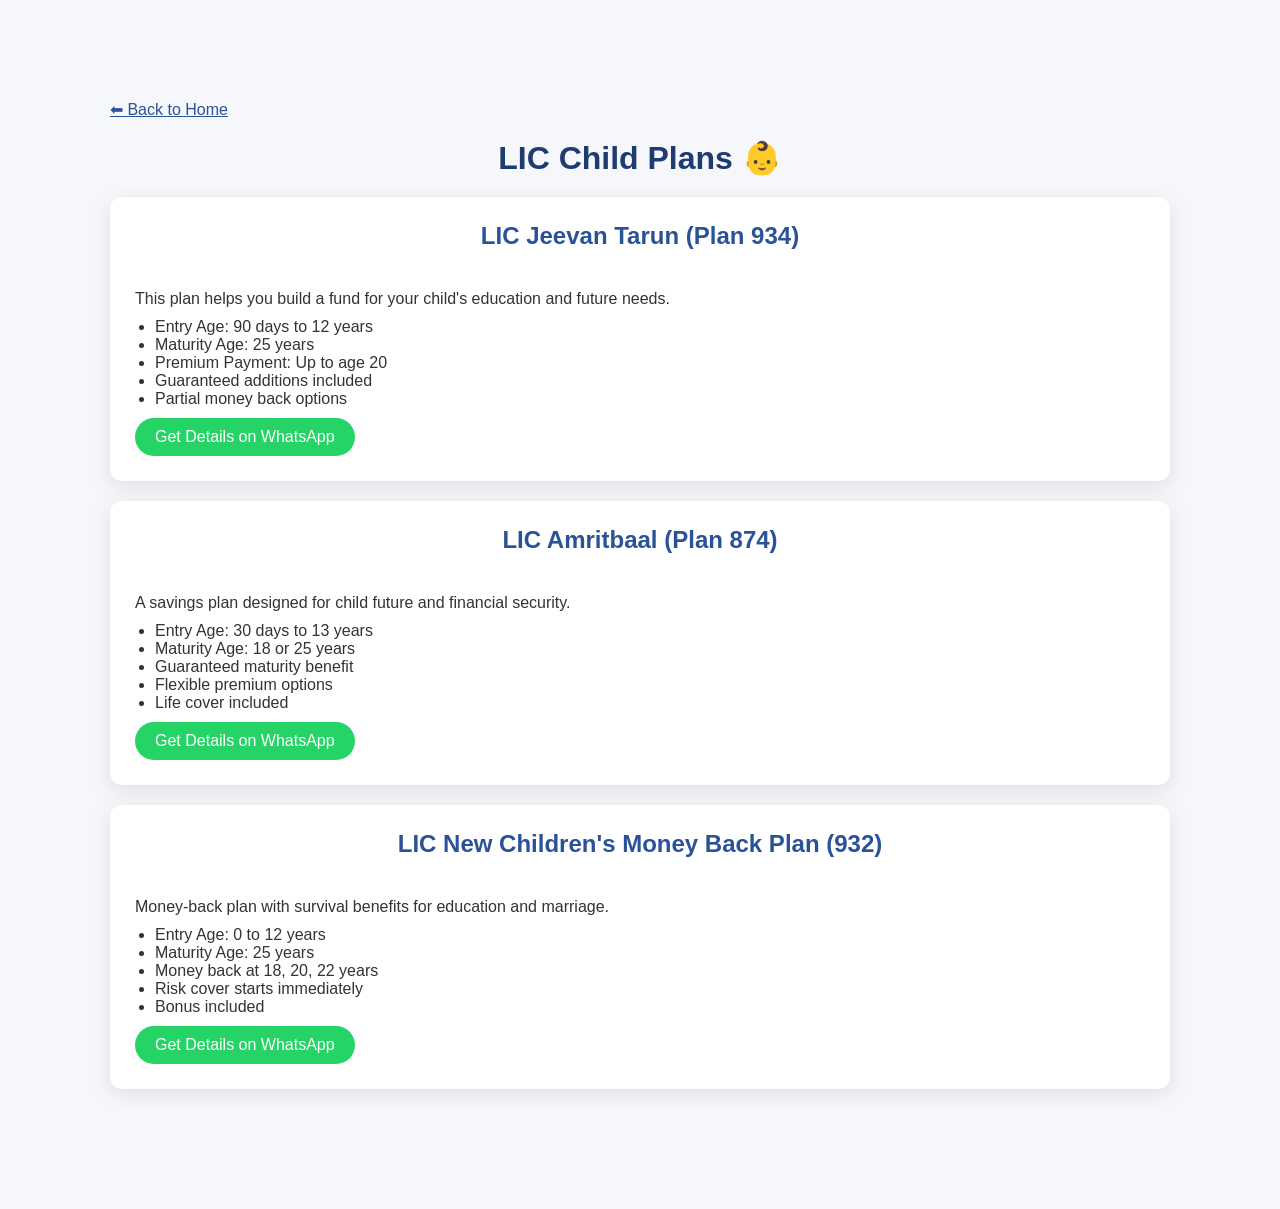
<file: child.html>
<!DOCTYPE html>

<html lang="en">
<head>
<meta charset="UTF-8">
<meta name="viewport" content="width=device-width, initial-scale=1.0">
<title>LIC Child Plans</title>

<link rel="stylesheet" href="style.css">

<style>
body {
    font-family: Arial;
    background: #f5f7fb;
}

/* PAGE */
.page {
    max-width: 1100px;
    margin: auto;
    padding: 100px 20px;
}

h1 {
    text-align: center;
    color: #1e3c72;
    margin-bottom: 20px;
}

.plan-card {
    background: white;
    padding: 25px;
    border-radius: 12px;
    margin-bottom: 20px;
    box-shadow: 0 5px 20px rgba(0,0,0,0.1);
}

.plan-card h2 {
    color: #2a5298;
}

.plan-card ul {
    margin-top: 10px;
    padding-left: 20px;
}

.whatsapp-btn {
    display: inline-block;
    margin-top: 10px;
    padding: 10px 20px;
    background: #25D366;
    color: white;
    border-radius: 20px;
    text-decoration: none;
}

/* BACK BUTTON */
.back {
    margin-bottom: 20px;
    display: inline-block;
    color: #2a5298;
}
</style>

</head>

<body>

<div class="page">

<a href="index.html" class="back">⬅ Back to Home</a>

<h1>LIC Child Plans 👶</h1>

<!-- PLAN 1 -->

<div class="plan-card">
<h2>LIC Jeevan Tarun (Plan 934)</h2>

<p>This plan helps you build a fund for your child's education and future needs.</p>

<ul>
<li>Entry Age: 90 days to 12 years</li>
<li>Maturity Age: 25 years</li>
<li>Premium Payment: Up to age 20</li>
<li>Guaranteed additions included</li>
<li>Partial money back options</li>
</ul>

<a href="https://wa.me/919415556995?text=I%20want%20Jeevan%20Tarun%20Plan" class="whatsapp-btn">
Get Details on WhatsApp
</a>
</div>

<!-- PLAN 2 -->

<div class="plan-card">
<h2>LIC Amritbaal (Plan 874)</h2>

<p>A savings plan designed for child future and financial security.</p>

<ul>
<li>Entry Age: 30 days to 13 years</li>
<li>Maturity Age: 18 or 25 years</li>
<li>Guaranteed maturity benefit</li>
<li>Flexible premium options</li>
<li>Life cover included</li>
</ul>

<a href="https://wa.me/919415556995?text=I%20want%20Amritbaal%20Plan" class="whatsapp-btn">
Get Details on WhatsApp
</a>
</div>

<!-- PLAN 3 -->

<div class="plan-card">
<h2>LIC New Children's Money Back Plan (932)</h2>

<p>Money-back plan with survival benefits for education and marriage.</p>

<ul>
<li>Entry Age: 0 to 12 years</li>
<li>Maturity Age: 25 years</li>
<li>Money back at 18, 20, 22 years</li>
<li>Risk cover starts immediately</li>
<li>Bonus included</li>
</ul>

<a href="https://wa.me/919415556995?text=I%20want%20Child%20Money%20Back%20Plan" class="whatsapp-btn">
Get Details on WhatsApp
</a>
</div>

</div>

</body>
</html>
</file>
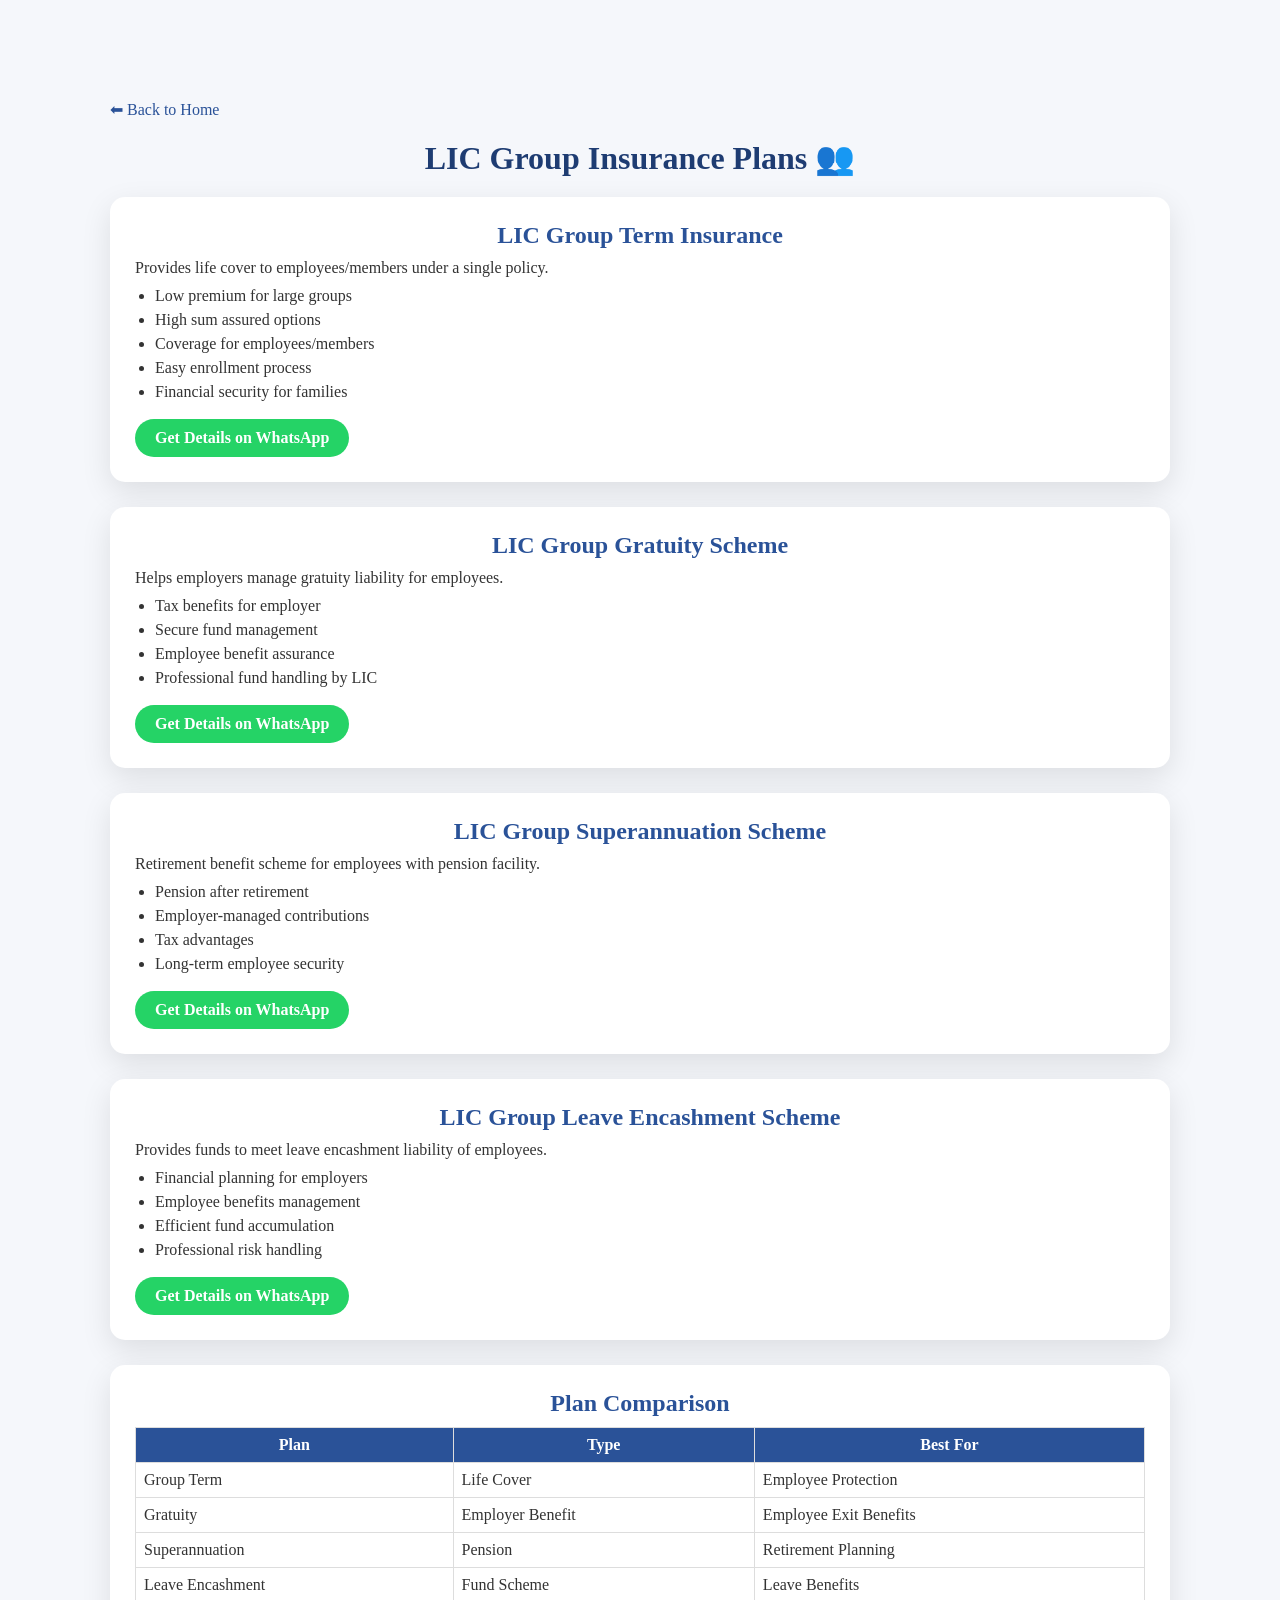
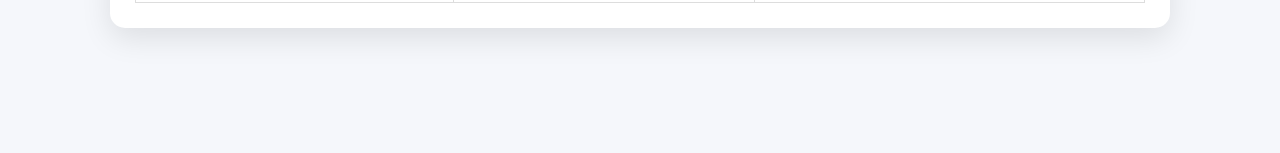
<file: Group Insurance.html>
<!DOCTYPE html>

<html lang="en">
<head>
<meta charset="UTF-8">
<meta name="viewport" content="width=device-width, initial-scale=1.0">
<title>LIC Group Insurance Plans</title>

<link rel="stylesheet" href="style.css">

<style>
body{
font-family:'Segoe UI';
background:#f5f7fb;
}

/* PAGE */
.page{
max-width:1100px;
margin:auto;
padding:100px 20px;
}

h1{
text-align:center;
color:#1e3c72;
margin-bottom:20px;
}

/* CARD */
.plan-card{
background:white;
padding:25px;
border-radius:15px;
margin-bottom:25px;
box-shadow:0 10px 30px rgba(0,0,0,0.1);
transition:0.3s;
}

.plan-card:hover{
transform:translateY(-6px);
}

.plan-card h2{
color:#2a5298;
margin-bottom:10px;
}

.plan-card ul{
margin-top:10px;
padding-left:20px;
}

.plan-card ul li{
margin-bottom:6px;
}

/* TABLE */
table{
width:100%;
border-collapse:collapse;
margin-top:10px;
}

table th, table td{
border:1px solid #ddd;
padding:8px;
}

table th{
background:#2a5298;
color:white;
}

/* BUTTON */
.whatsapp-btn{
display:inline-block;
margin-top:12px;
padding:10px 20px;
background:#25D366;
color:white;
border-radius:25px;
text-decoration:none;
font-weight:bold;
}

/* BACK */
.back{
display:inline-block;
margin-bottom:20px;
color:#2a5298;
text-decoration:none;
}
</style>

</head>

<body>

<div class="page">

<a href="index.html" class="back">⬅ Back to Home</a>

<h1>LIC Group Insurance Plans 👥</h1>

<!-- PLAN 1 -->

<div class="plan-card">
<h2>LIC Group Term Insurance</h2>

<p>Provides life cover to employees/members under a single policy.</p>

<ul>
<li>Low premium for large groups</li>
<li>High sum assured options</li>
<li>Coverage for employees/members</li>
<li>Easy enrollment process</li>
<li>Financial security for families</li>
</ul>

<a href="https://wa.me/919415556995?text=I%20want%20Group%20Term%20Insurance" class="whatsapp-btn">
Get Details on WhatsApp
</a>
</div>

<!-- PLAN 2 -->

<div class="plan-card">
<h2>LIC Group Gratuity Scheme</h2>

<p>Helps employers manage gratuity liability for employees.</p>

<ul>
<li>Tax benefits for employer</li>
<li>Secure fund management</li>
<li>Employee benefit assurance</li>
<li>Professional fund handling by LIC</li>
</ul>

<a href="https://wa.me/919415556995?text=I%20want%20Group%20Gratuity%20Scheme" class="whatsapp-btn">
Get Details on WhatsApp
</a>
</div>

<!-- PLAN 3 -->

<div class="plan-card">
<h2>LIC Group Superannuation Scheme</h2>

<p>Retirement benefit scheme for employees with pension facility.</p>

<ul>
<li>Pension after retirement</li>
<li>Employer-managed contributions</li>
<li>Tax advantages</li>
<li>Long-term employee security</li>
</ul>

<a href="https://wa.me/919415556995?text=I%20want%20Group%20Superannuation" class="whatsapp-btn">
Get Details on WhatsApp
</a>
</div>

<!-- PLAN 4 -->

<div class="plan-card">
<h2>LIC Group Leave Encashment Scheme</h2>

<p>Provides funds to meet leave encashment liability of employees.</p>

<ul>
<li>Financial planning for employers</li>
<li>Employee benefits management</li>
<li>Efficient fund accumulation</li>
<li>Professional risk handling</li>
</ul>

<a href="https://wa.me/919415556995?text=I%20want%20Leave%20Encashment%20Scheme" class="whatsapp-btn">
Get Details on WhatsApp
</a>
</div>

<!-- TABLE -->

<div class="plan-card">
<h2>Plan Comparison</h2>

<table>
<tr>
<th>Plan</th>
<th>Type</th>
<th>Best For</th>
</tr>

<tr>
<td>Group Term</td>
<td>Life Cover</td>
<td>Employee Protection</td>
</tr>

<tr>
<td>Gratuity</td>
<td>Employer Benefit</td>
<td>Employee Exit Benefits</td>
</tr>

<tr>
<td>Superannuation</td>
<td>Pension</td>
<td>Retirement Planning</td>
</tr>

<tr>
<td>Leave Encashment</td>
<td>Fund Scheme</td>
<td>Leave Benefits</td>
</tr>

</table>
</div>

</div>

</body>
</html>
</file>
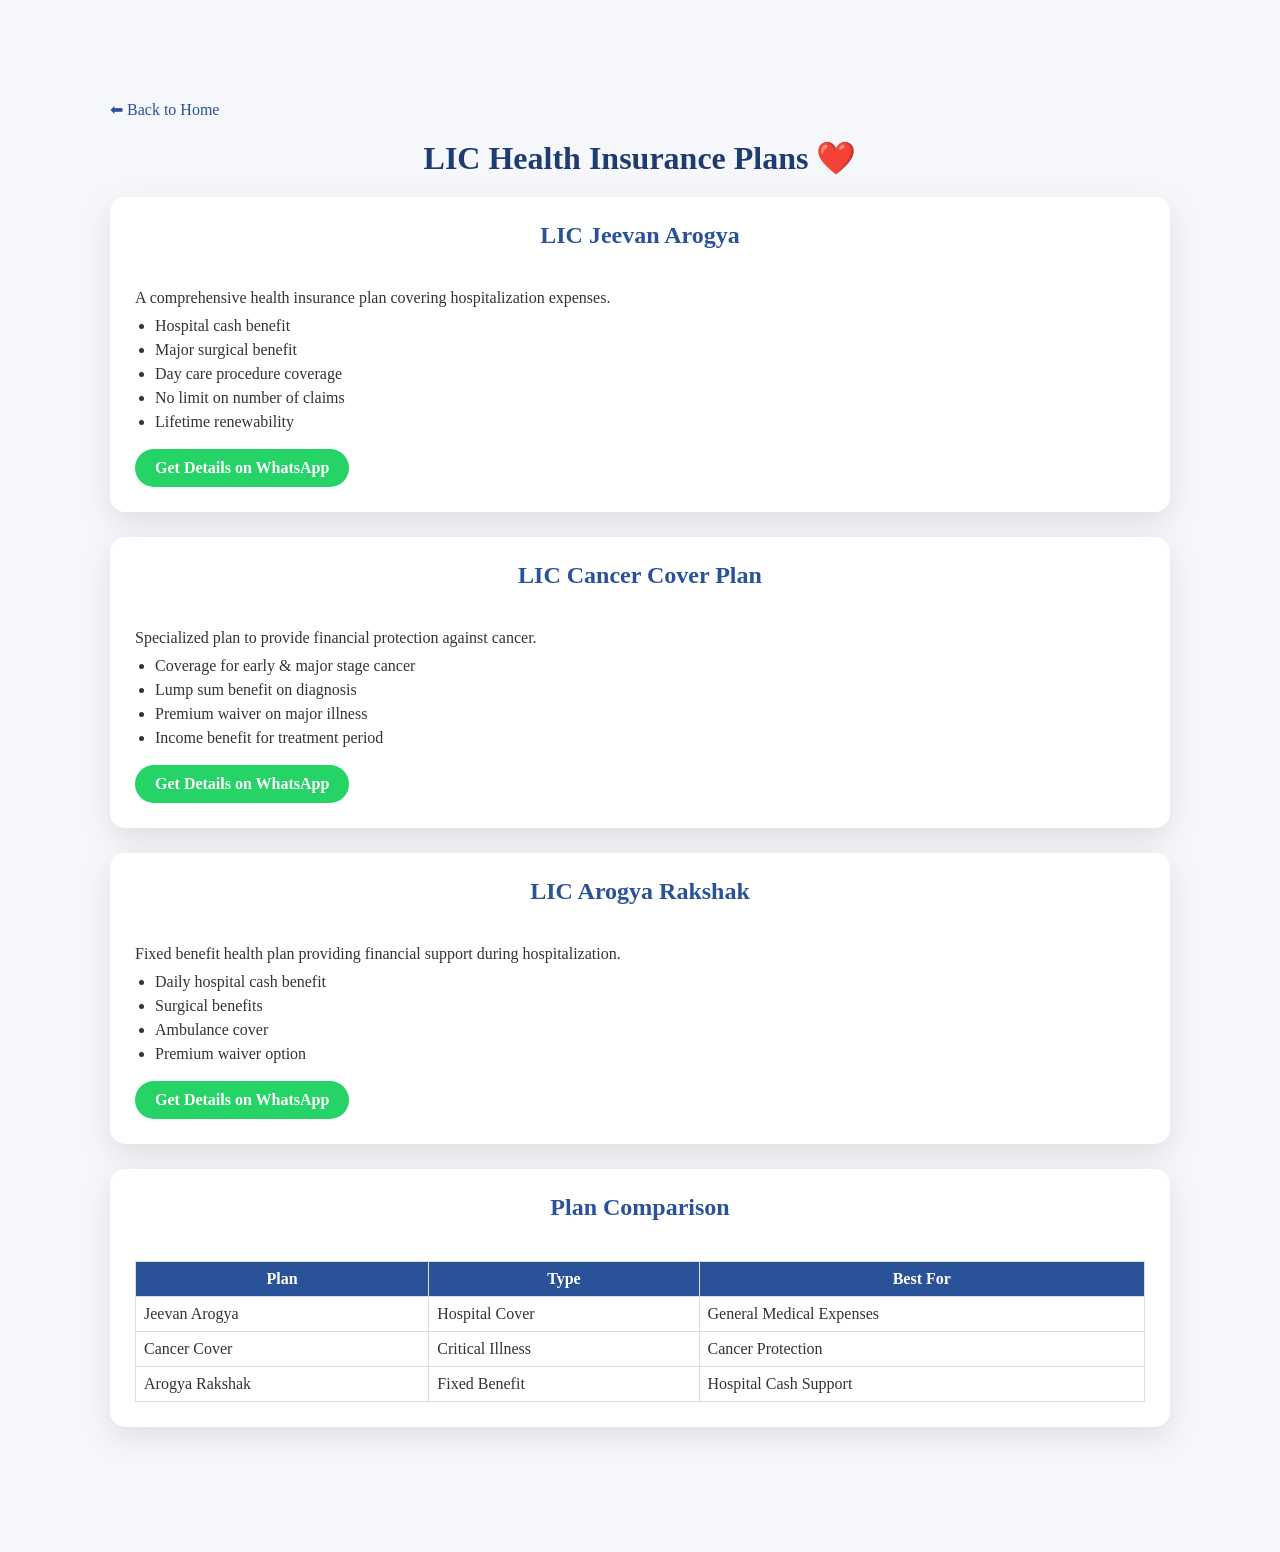
<file: health.html>
<!DOCTYPE html>

<html lang="en">
<head>
<meta charset="UTF-8">
<meta name="viewport" content="width=device-width, initial-scale=1.0">
<title>LIC Health Insurance Plans</title>

<link rel="stylesheet" href="style.css">

<style>
body{
font-family:'Segoe UI';
background:#f5f7fb;
}

/* PAGE */
.page{
max-width:1100px;
margin:auto;
padding:100px 20px;
}

h1{
text-align:center;
color:#1e3c72;
margin-bottom:20px;
}

/* CARD */
.plan-card{
background:white;
padding:25px;
border-radius:15px;
margin-bottom:25px;
box-shadow:0 10px 30px rgba(0,0,0,0.1);
transition:0.3s;
}

.plan-card:hover{
transform:translateY(-5px);
}

.plan-card h2{
color:#2a5298;
}

.plan-card ul{
margin-top:10px;
padding-left:20px;
}

.plan-card ul li{
margin-bottom:6px;
}

/* TABLE */
table{
width:100%;
border-collapse:collapse;
margin-top:10px;
}

table th, table td{
border:1px solid #ddd;
padding:8px;
}

table th{
background:#2a5298;
color:white;
}

/* BUTTON */
.whatsapp-btn{
display:inline-block;
margin-top:12px;
padding:10px 20px;
background:#25D366;
color:white;
border-radius:25px;
text-decoration:none;
font-weight:bold;
}

/* BACK */
.back{
display:inline-block;
margin-bottom:20px;
color:#2a5298;
text-decoration:none;
}
</style>

</head>

<body>

<div class="page">

<a href="index.html" class="back">⬅ Back to Home</a>

<h1>LIC Health Insurance Plans ❤️</h1>

<!-- PLAN 1 -->

<div class="plan-card">
<h2>LIC Jeevan Arogya</h2>

<p>A comprehensive health insurance plan covering hospitalization expenses.</p>

<ul>
<li>Hospital cash benefit</li>
<li>Major surgical benefit</li>
<li>Day care procedure coverage</li>
<li>No limit on number of claims</li>
<li>Lifetime renewability</li>
</ul>

<a href="https://wa.me/919415556995?text=I%20want%20LIC%20Jeevan%20Arogya" class="whatsapp-btn">
Get Details on WhatsApp
</a>
</div>

<!-- PLAN 2 -->

<div class="plan-card">
<h2>LIC Cancer Cover Plan</h2>

<p>Specialized plan to provide financial protection against cancer.</p>

<ul>
<li>Coverage for early & major stage cancer</li>
<li>Lump sum benefit on diagnosis</li>
<li>Premium waiver on major illness</li>
<li>Income benefit for treatment period</li>
</ul>

<a href="https://wa.me/919415556995?text=I%20want%20Cancer%20Cover%20Plan" class="whatsapp-btn">
Get Details on WhatsApp
</a>
</div>

<!-- PLAN 3 -->

<div class="plan-card">
<h2>LIC Arogya Rakshak</h2>

<p>Fixed benefit health plan providing financial support during hospitalization.</p>

<ul>
<li>Daily hospital cash benefit</li>
<li>Surgical benefits</li>
<li>Ambulance cover</li>
<li>Premium waiver option</li>
</ul>

<a href="https://wa.me/919415556995?text=I%20want%20Arogya%20Rakshak%20Plan" class="whatsapp-btn">
Get Details on WhatsApp
</a>
</div>

<!-- TABLE -->

<div class="plan-card">
<h2>Plan Comparison</h2>

<table>
<tr>
<th>Plan</th>
<th>Type</th>
<th>Best For</th>
</tr>

<tr>
<td>Jeevan Arogya</td>
<td>Hospital Cover</td>
<td>General Medical Expenses</td>
</tr>

<tr>
<td>Cancer Cover</td>
<td>Critical Illness</td>
<td>Cancer Protection</td>
</tr>

<tr>
<td>Arogya Rakshak</td>
<td>Fixed Benefit</td>
<td>Hospital Cash Support</td>
</tr>

</table>
</div>

</div>

</body>
</html>
</file>
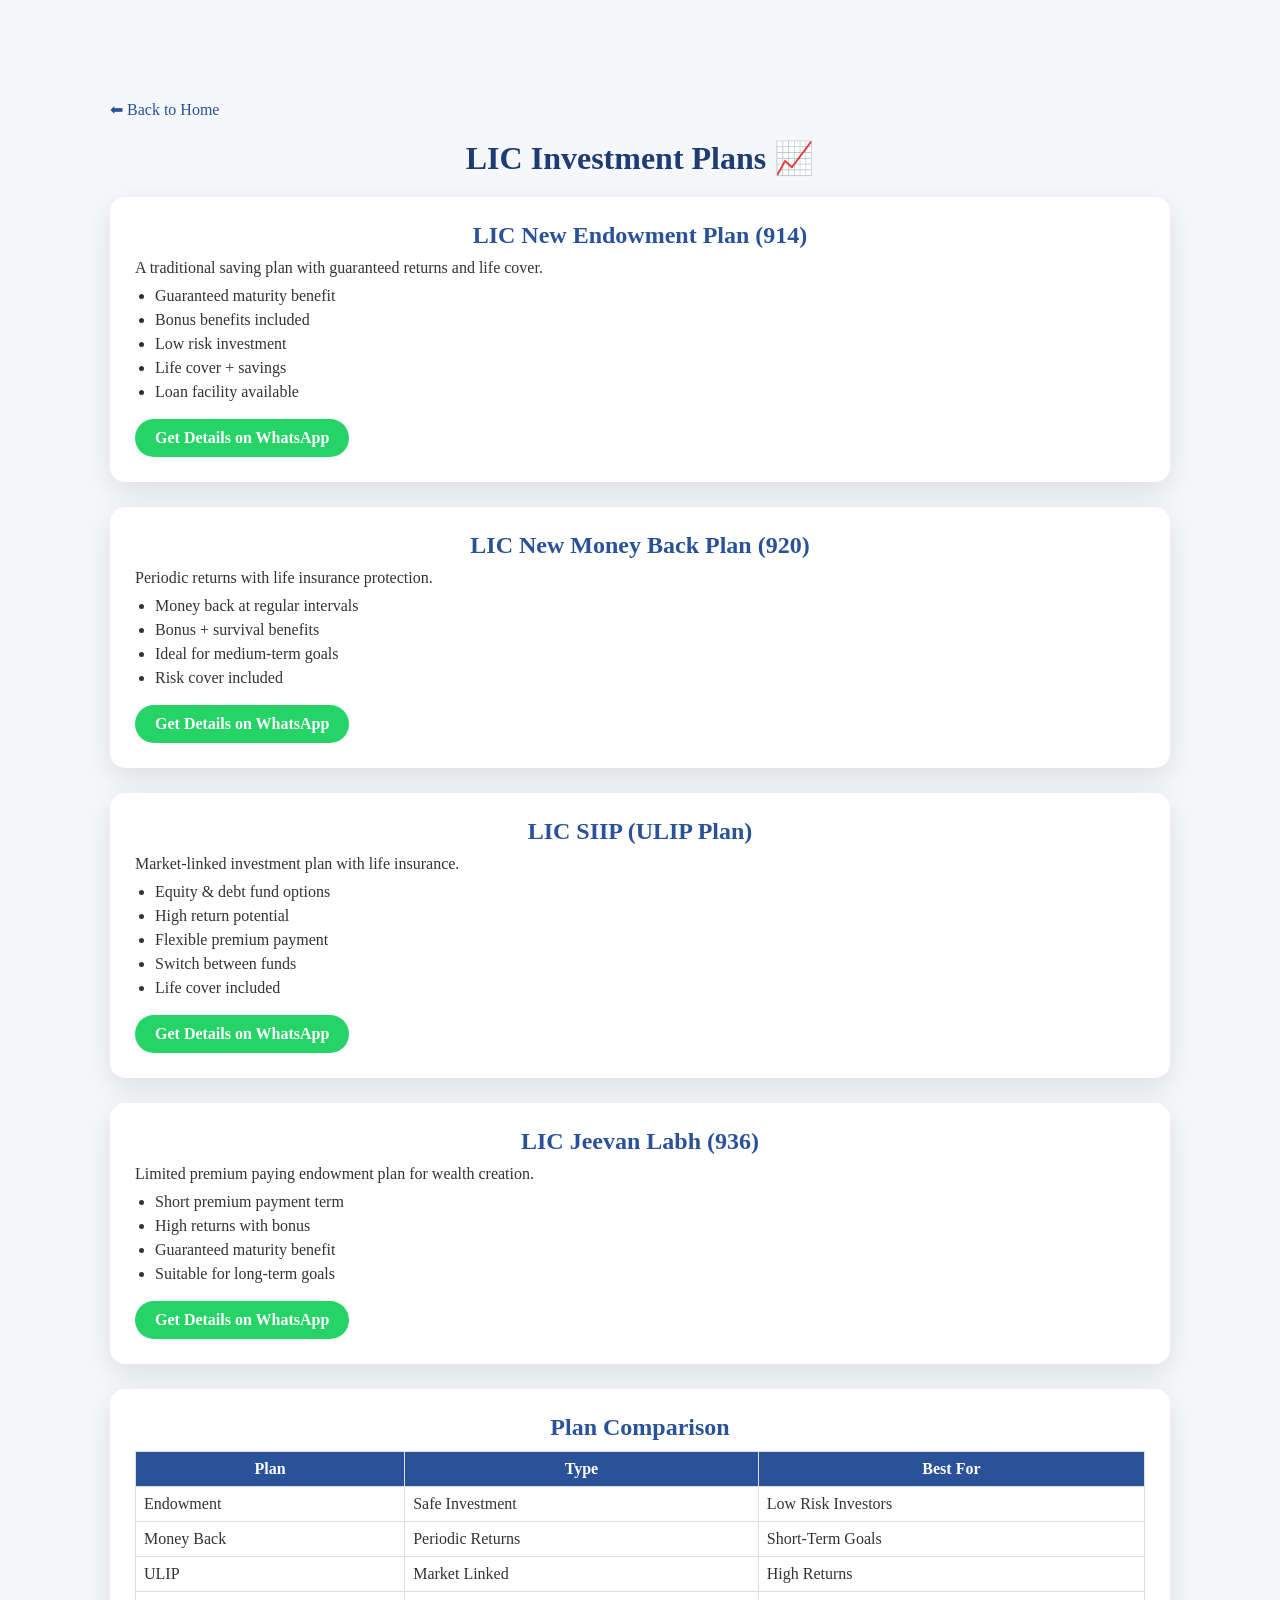
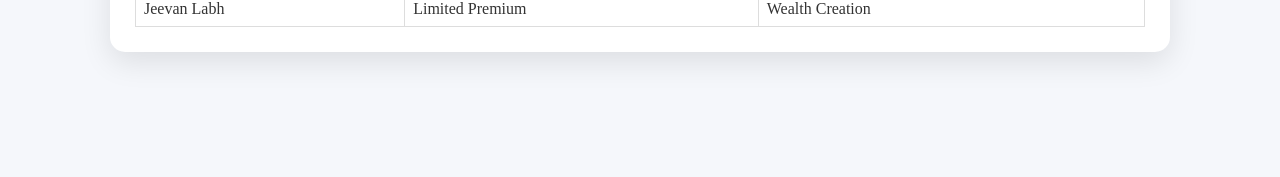
<file: Investment Plans.html>
<!DOCTYPE html>

<html lang="en">
<head>
<meta charset="UTF-8">
<meta name="viewport" content="width=device-width, initial-scale=1.0">
<title>LIC Investment Plans</title>

<link rel="stylesheet" href="style.css">

<style>
body{
font-family:'Segoe UI';
background:#f5f7fb;
}

/* PAGE */
.page{
max-width:1100px;
margin:auto;
padding:100px 20px;
}

h1{
text-align:center;
color:#1e3c72;
margin-bottom:20px;
}

/* CARD */
.plan-card{
background:white;
padding:25px;
border-radius:15px;
margin-bottom:25px;
box-shadow:0 10px 30px rgba(0,0,0,0.1);
transition:0.3s;
}

.plan-card:hover{
transform:translateY(-6px);
}

.plan-card h2{
color:#2a5298;
margin-bottom:10px;
}

.plan-card ul{
margin-top:10px;
padding-left:20px;
}

.plan-card ul li{
margin-bottom:6px;
}

/* TABLE */
table{
width:100%;
border-collapse:collapse;
margin-top:10px;
}

table th, table td{
border:1px solid #ddd;
padding:8px;
}

table th{
background:#2a5298;
color:white;
}

/* BUTTON */
.whatsapp-btn{
display:inline-block;
margin-top:12px;
padding:10px 20px;
background:#25D366;
color:white;
border-radius:25px;
text-decoration:none;
font-weight:bold;
}

/* BACK */
.back{
display:inline-block;
margin-bottom:20px;
color:#2a5298;
text-decoration:none;
}
</style>

</head>

<body>

<div class="page">

<a href="index.html" class="back">⬅ Back to Home</a>

<h1>LIC Investment Plans 📈</h1>

<!-- PLAN 1 -->

<div class="plan-card">
<h2>LIC New Endowment Plan (914)</h2>

<p>A traditional saving plan with guaranteed returns and life cover.</p>

<ul>
<li>Guaranteed maturity benefit</li>
<li>Bonus benefits included</li>
<li>Low risk investment</li>
<li>Life cover + savings</li>
<li>Loan facility available</li>
</ul>

<a href="https://wa.me/919415556995?text=I%20want%20Endowment%20Plan" class="whatsapp-btn">
Get Details on WhatsApp
</a>
</div>

<!-- PLAN 2 -->

<div class="plan-card">
<h2>LIC New Money Back Plan (920)</h2>

<p>Periodic returns with life insurance protection.</p>

<ul>
<li>Money back at regular intervals</li>
<li>Bonus + survival benefits</li>
<li>Ideal for medium-term goals</li>
<li>Risk cover included</li>
</ul>

<a href="https://wa.me/919415556995?text=I%20want%20Money%20Back%20Plan" class="whatsapp-btn">
Get Details on WhatsApp
</a>
</div>

<!-- PLAN 3 -->

<div class="plan-card">
<h2>LIC SIIP (ULIP Plan)</h2>

<p>Market-linked investment plan with life insurance.</p>

<ul>
<li>Equity & debt fund options</li>
<li>High return potential</li>
<li>Flexible premium payment</li>
<li>Switch between funds</li>
<li>Life cover included</li>
</ul>

<a href="https://wa.me/919415556995?text=I%20want%20ULIP%20Plan" class="whatsapp-btn">
Get Details on WhatsApp
</a>
</div>

<!-- PLAN 4 -->

<div class="plan-card">
<h2>LIC Jeevan Labh (936)</h2>

<p>Limited premium paying endowment plan for wealth creation.</p>

<ul>
<li>Short premium payment term</li>
<li>High returns with bonus</li>
<li>Guaranteed maturity benefit</li>
<li>Suitable for long-term goals</li>
</ul>

<a href="https://wa.me/919415556995?text=I%20want%20Jeevan%20Labh" class="whatsapp-btn">
Get Details on WhatsApp
</a>
</div>

<!-- TABLE -->

<div class="plan-card">
<h2>Plan Comparison</h2>

<table>
<tr>
<th>Plan</th>
<th>Type</th>
<th>Best For</th>
</tr>

<tr>
<td>Endowment</td>
<td>Safe Investment</td>
<td>Low Risk Investors</td>
</tr>

<tr>
<td>Money Back</td>
<td>Periodic Returns</td>
<td>Short-Term Goals</td>
</tr>

<tr>
<td>ULIP</td>
<td>Market Linked</td>
<td>High Returns</td>
</tr>

<tr>
<td>Jeevan Labh</td>
<td>Limited Premium</td>
<td>Wealth Creation</td>
</tr>

</table>
</div>

</div>

</body>
</html>
</file>
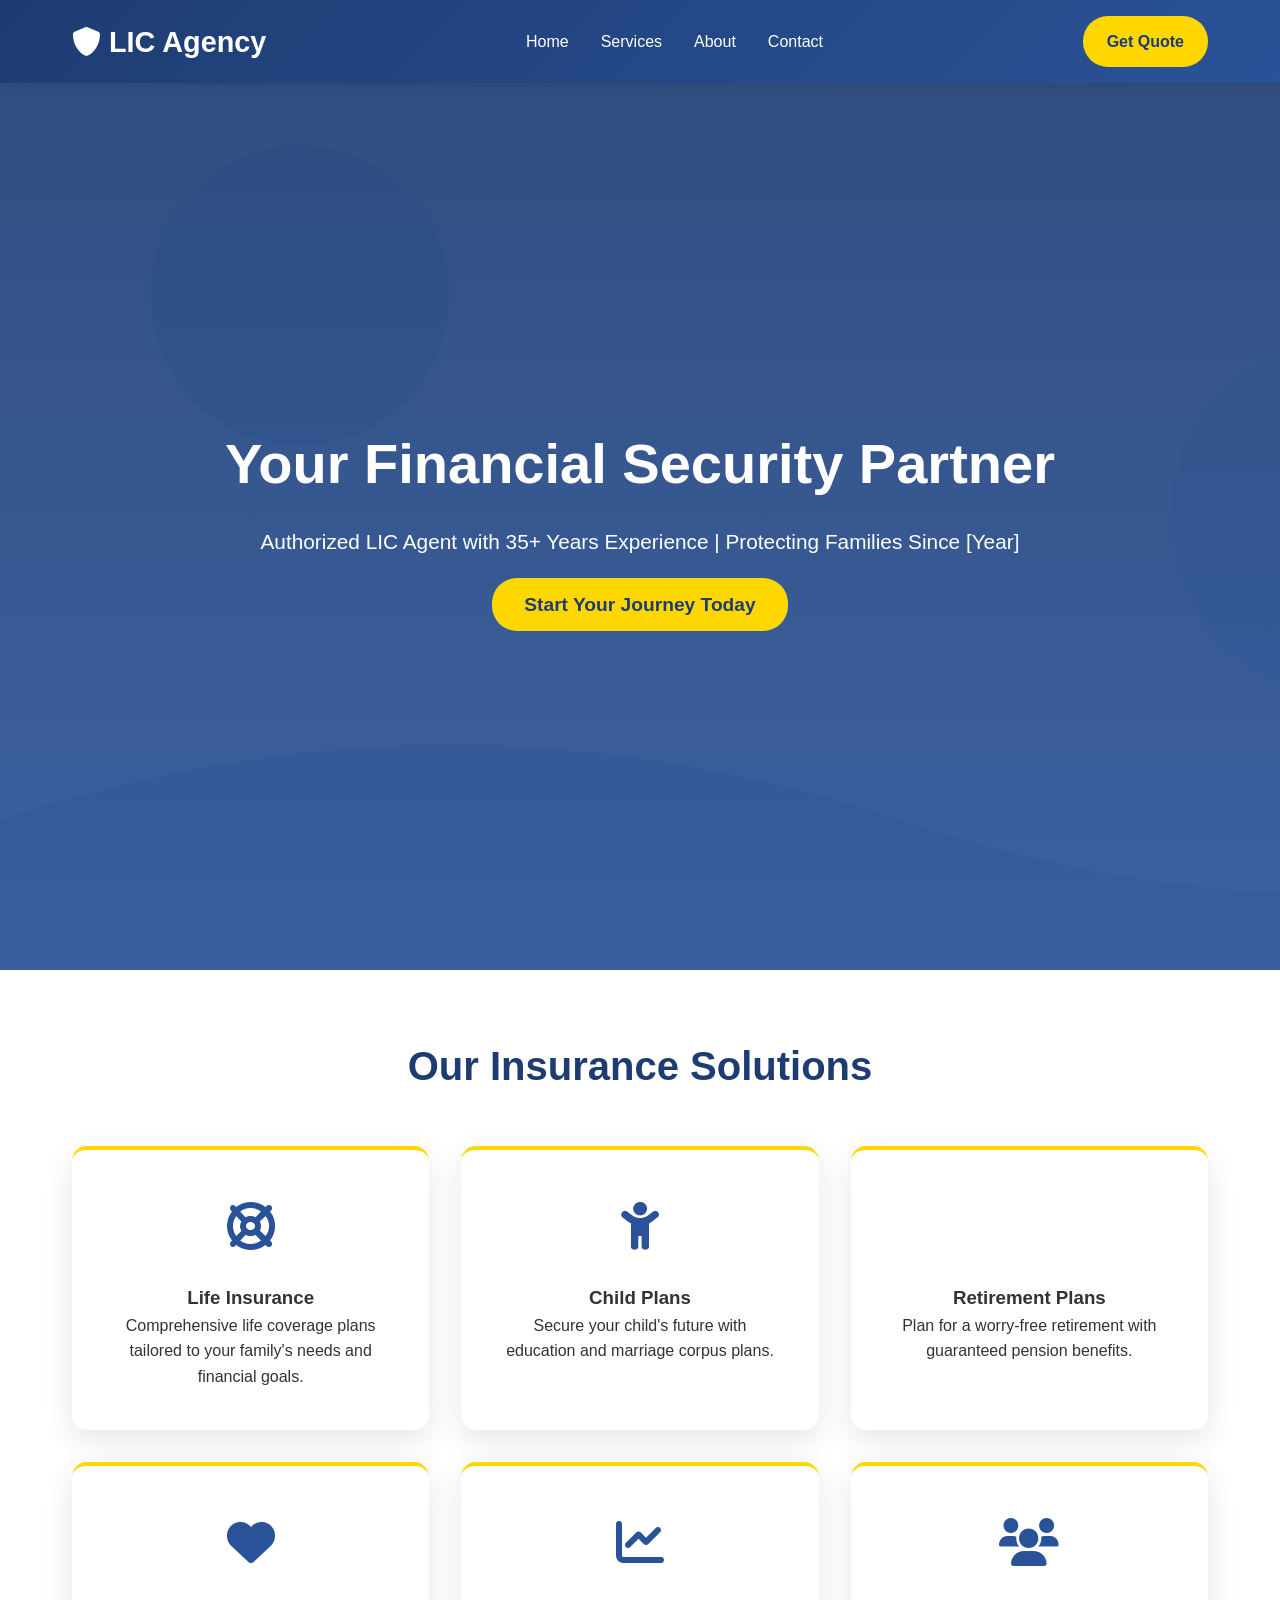
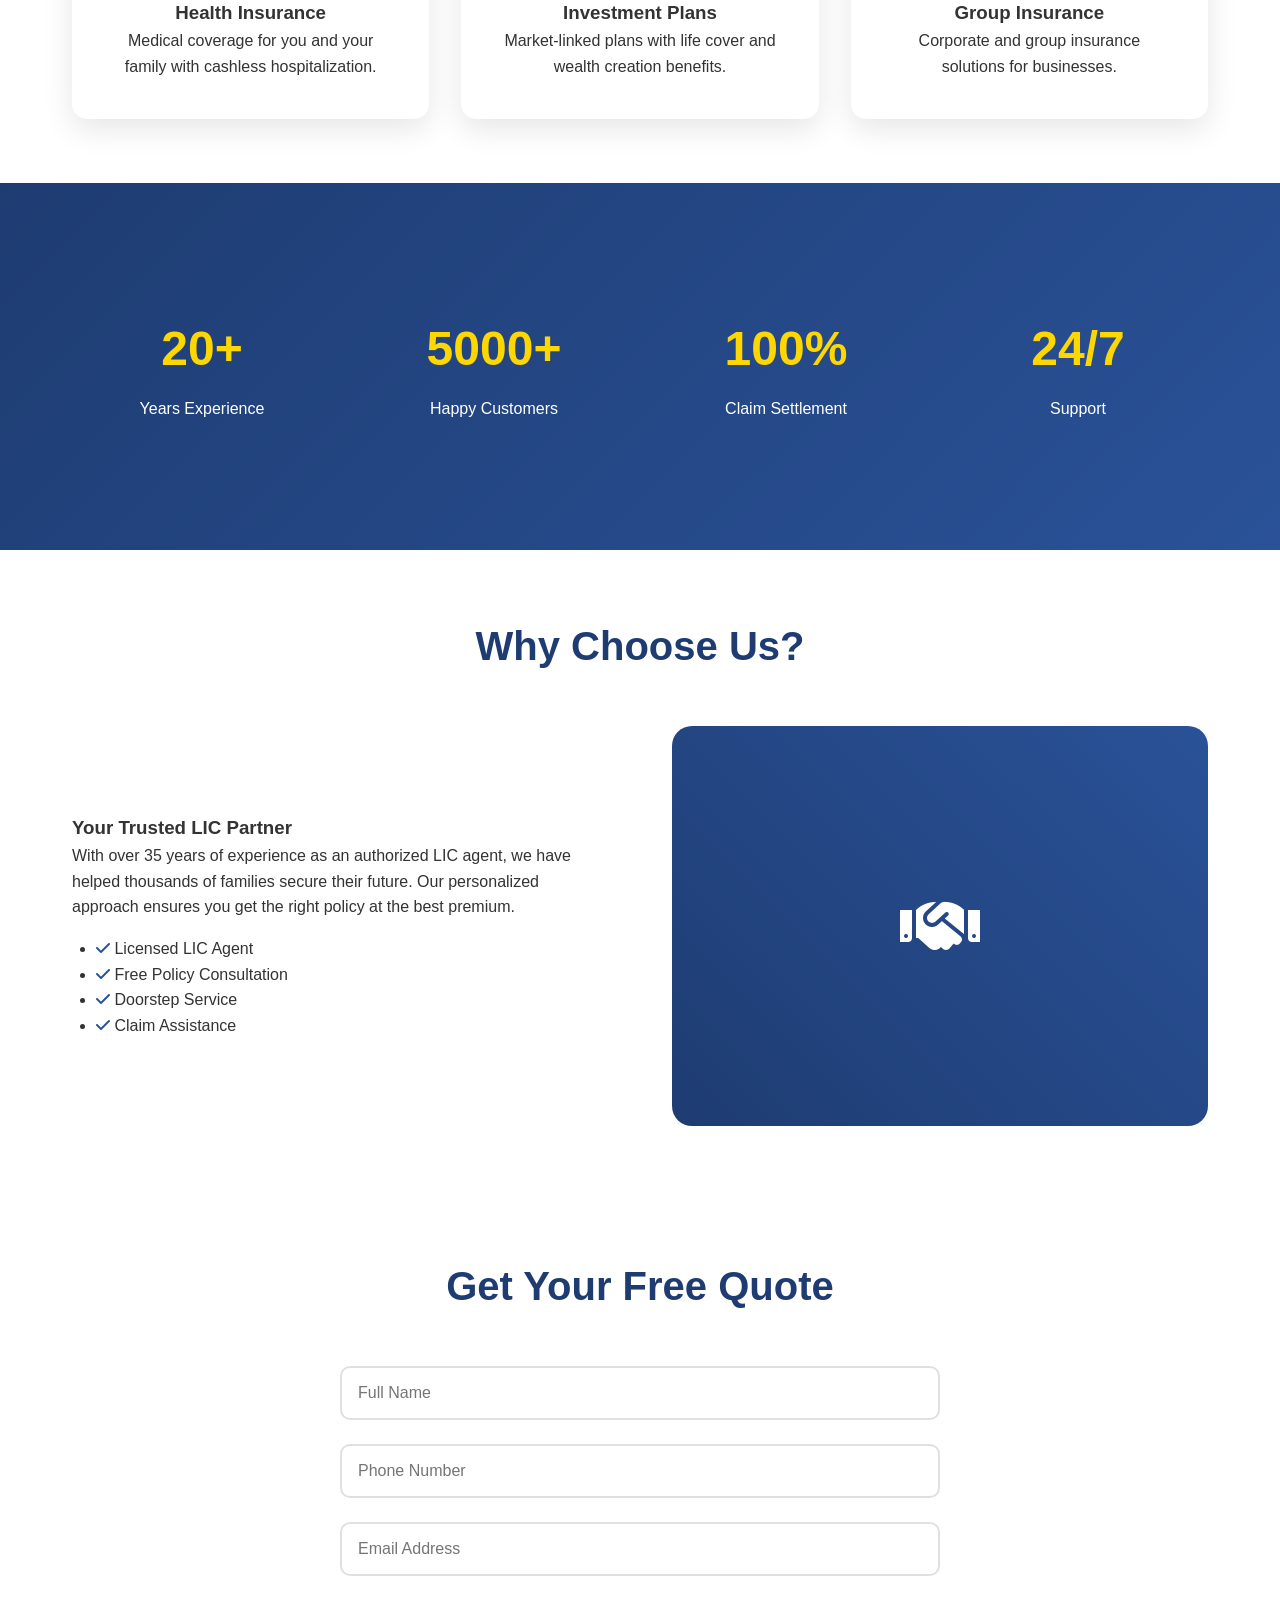
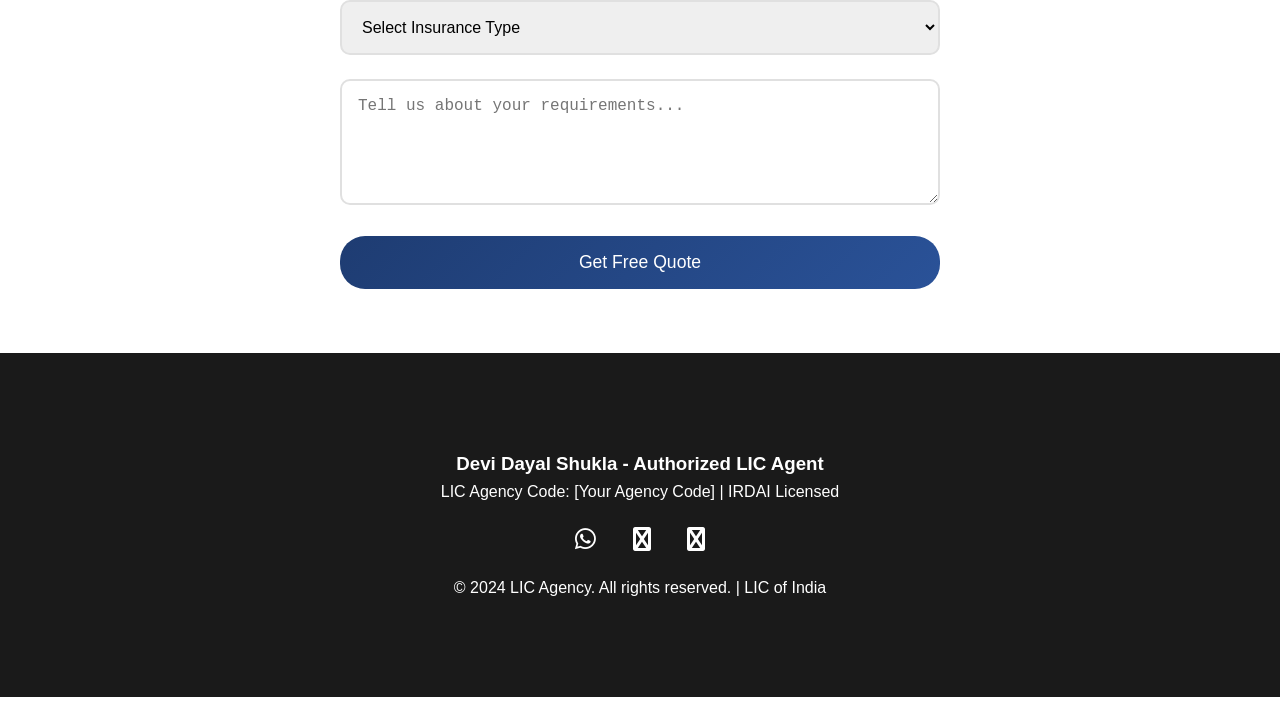
<file: LIC Website 1nd.html>
<!DOCTYPE html>
<html lang="en">
<head>
    <meta charset="UTF-8">
    <meta name="viewport" content="width=device-width, initial-scale=1.0">
    <title>Devi Dayal Shukla - Authorized LIC Agent</title>
    <link href="https://cdnjs.cloudflare.com/ajax/libs/font-awesome/6.0.0/css/all.min.css" rel="stylesheet">
    <style>
        * {
            margin: 0;
            padding: 0;
            box-sizing: border-box;
        }

        body {
            font-family: 'Segoe UI', Tahoma, Geneva, Verdana, sans-serif;
            line-height: 1.6;
            color: #333;
        }

        /* Header */
        header {
            background: linear-gradient(135deg, #1e3c72 0%, #2a5298 100%);
            color: white;
            padding: 1rem 0;
            position: fixed;
            width: 100%;
            top: 0;
            z-index: 1000;
            box-shadow: 0 2px 10px rgba(0,0,0,0.1);
        }

        nav {
            max-width: 1200px;
            margin: 0 auto;
            display: flex;
            justify-content: space-between;
            align-items: center;
            padding: 0 2rem;
        }

        .logo {
            font-size: 1.8rem;
            font-weight: bold;
        }

        .nav-links {
            display: flex;
            list-style: none;
            gap: 2rem;
        }

        .nav-links a {
            color: white;
            text-decoration: none;
            transition: color 0.3s;
        }

        .nav-links a:hover {
            color: #ffd700;
        }

        .cta-button {
            background: #ffd700;
            color: #1e3c72;
            padding: 0.8rem 1.5rem;
            border-radius: 25px;
            text-decoration: none;
            font-weight: bold;
            transition: transform 0.3s;
        }

        .cta-button:hover {
            transform: translateY(-2px);
        }

        /* Hero Section */
        .hero {
            background: linear-gradient(rgba(30,60,114,0.9), rgba(42,82,152,0.9)), url('data:image/svg+xml,<svg xmlns="http://www.w3.org/2000/svg" viewBox="0 0 1200 600"><rect fill="%23e3f2fd" width="1200" height="600"/><circle fill="%2342a5f5" opacity="0.3" cx="200" cy="150" r="100"/><circle fill="%2390caf9" opacity="0.4" cx="900" cy="300" r="120"/><path fill="%231e3c72" opacity="0.2" d="M0 500 Q300 400 600 500 T1200 500 L1200 600 L0 600 Z"/></svg>');
            background-size: cover;
            height: 100vh;
            display: flex;
            align-items: center;
            justify-content: center;
            text-align: center;
            color: white;
            margin-top: 70px;
        }

        .hero-content h1 {
            font-size: 3.5rem;
            margin-bottom: 1rem;
            animation: fadeInUp 1s ease;
        }

        .hero-content p {
            font-size: 1.3rem;
            margin-bottom: 2rem;
            animation: fadeInUp 1s ease 0.2s both;
        }

        @keyframes fadeInUp {
            from {
                opacity: 0;
                transform: translateY(30px);
            }
            to {
                opacity: 1;
                transform: translateY(0);
            }
        }

        /* Sections */
        .container {
            max-width: 1200px;
            margin: 0 auto;
            padding: 4rem 2rem;
        }

        section {
            padding: 4rem 0;
        }

        h2 {
            font-size: 2.5rem;
            text-align: center;
            margin-bottom: 3rem;
            color: #1e3c72;
        }

        /* Services */
        .services-grid {
            display: grid;
            grid-template-columns: repeat(auto-fit, minmax(300px, 1fr));
            gap: 2rem;
            margin-top: 3rem;
        }

        .service-card {
            background: white;
            padding: 2.5rem;
            border-radius: 15px;
            box-shadow: 0 10px 30px rgba(0,0,0,0.1);
            text-align: center;
            transition: transform 0.3s, box-shadow 0.3s;
            border-top: 4px solid #ffd700;
        }

        .service-card:hover {
            transform: translateY(-10px);
            box-shadow: 0 20px 40px rgba(0,0,0,0.15);
        }

        .service-icon {
            font-size: 3rem;
            color: #2a5298;
            margin-bottom: 1rem;
        }

        /* About */
        .about-content {
            display: grid;
            grid-template-columns: 1fr 1fr;
            gap: 4rem;
            align-items: center;
        }

        .about-image {
            background: linear-gradient(45deg, #1e3c72, #2a5298);
            height: 400px;
            border-radius: 20px;
            display: flex;
            align-items: center;
            justify-content: center;
            color: white;
            font-size: 4rem;
        }

        /* Contact */
        .contact-form {
            max-width: 600px;
            margin: 0 auto;
        }

        .form-group {
            margin-bottom: 1.5rem;
        }

        .form-group input,
        .form-group textarea,
        .form-group select {
            width: 100%;
            padding: 1rem;
            border: 2px solid #e0e0e0;
            border-radius: 10px;
            font-size: 1rem;
            transition: border-color 0.3s;
        }

        .form-group input:focus,
        .form-group textarea:focus,
        .form-group select:focus {
            outline: none;
            border-color: #2a5298;
        }

        .submit-btn {
            background: linear-gradient(135deg, #1e3c72, #2a5298);
            color: white;
            padding: 1rem 3rem;
            border: none;
            border-radius: 25px;
            font-size: 1.1rem;
            cursor: pointer;
            width: 100%;
            transition: transform 0.3s;
        }

        .submit-btn:hover {
            transform: translateY(-2px);
        }

        /* Stats */
        .stats {
            background: linear-gradient(135deg, #1e3c72 0%, #2a5298 100%);
            color: white;
            text-align: center;
        }

        .stats-grid {
            display: grid;
            grid-template-columns: repeat(auto-fit, minmax(200px, 1fr));
            gap: 2rem;
        }

        .stat-item h3 {
            font-size: 3rem;
            color: #ffd700;
            margin-bottom: 0.5rem;
        }

        /* Footer */
        footer {
            background: #1a1a1a;
            color: white;
            text-align: center;
            padding: 2rem 0;
        }

        .social-links {
            margin: 1rem 0;
        }

        .social-links a {
            color: white;
            font-size: 1.5rem;
            margin: 0 1rem;
            transition: color 0.3s;
        }

        .social-links a:hover {
            color: #ffd700;
        }

        /* Mobile Responsive */
        @media (max-width: 768px) {
            .nav-links {
                display: none;
            }

            .hero-content h1 {
                font-size: 2.5rem;
            }

            .about-content {
                grid-template-columns: 1fr;
            }

            nav {
                flex-direction: column;
                gap: 1rem;
            }
        }
    </style>
</head>
<body>
    <!-- Header -->
    <header>
        <nav>
            <div class="logo">
                <i class="fas fa-shield-alt"></i> LIC Agency
            </div>
            <ul class="nav-links">
                <li><a href="#home">Home</a></li>
                <li><a href="#services">Services</a></li>
                <li><a href="#about">About</a></li>
                <li><a href="#contact">Contact</a></li>
            </ul>
            <a href="#contact" class="cta-button">Get Quote</a>
        </nav>
    </header>

    <!-- Hero Section -->
    <section id="home" class="hero">
        <div class="hero-content">
            <h1>Your Financial Security Partner</h1>
            <p>Authorized LIC Agent with 35+ Years Experience | Protecting Families Since [Year]</p>
            <a href="#contact" class="cta-button" style="font-size: 1.2rem; padding: 1rem 2rem;">Start Your Journey Today</a>
        </div>
    </section>

    <!-- Services -->
    <section id="services" class="container">
        <h2>Our Insurance Solutions</h2>
        <div class="services-grid">
            <div class="service-card">
                <div class="service-icon">
                    <i class="fas fa-life-ring"></i>
                </div>
                <h3>Life Insurance</h3>
                <p>Comprehensive life coverage plans tailored to your family's needs and financial goals.</p>
            </div>
            <div class="service-card">
                <div class="service-icon">
                    <i class="fas fa-child"></i>
                </div>
                <h3>Child Plans</h3>
                <p>Secure your child's future with education and marriage corpus plans.</p>
            </div>
            <div class="service-card">
                <div class="service-icon">
                    <i class="fas fa-retirement"></i>
                </div>
                <h3>Retirement Plans</h3>
                <p>Plan for a worry-free retirement with guaranteed pension benefits.</p>
            </div>
            <div class="service-card">
                <div class="service-icon">
                    <i class="fas fa-heart"></i>
                </div>
                <h3>Health Insurance</h3>
                <p>Medical coverage for you and your family with cashless hospitalization.</p>
            </div>
            <div class="service-card">
                <div class="service-icon">
                    <i class="fas fa-chart-line"></i>
                </div>
                <h3>Investment Plans</h3>
                <p>Market-linked plans with life cover and wealth creation benefits.</p>
            </div>
            <div class="service-card">
                <div class="service-icon">
                    <i class="fas fa-users"></i>
                </div>
                <h3>Group Insurance</h3>
                <p>Corporate and group insurance solutions for businesses.</p>
            </div>
        </div>
    </section>

    <!-- Stats -->
    <section class="stats">
        <div class="container">
            <div class="stats-grid">
                <div class="stat-item">
                    <h3>20+</h3>
                    <p>Years Experience</p>
                </div>
                <div class="stat-item">
                    <h3>5000+</h3>
                    <p>Happy Customers</p>
                </div>
                <div class="stat-item">
                    <h3>100%</h3>
                    <p>Claim Settlement</p>
                </div>
                <div class="stat-item">
                    <h3>24/7</h3>
                    <p>Support</p>
                </div>
            </div>
        </div>
    </section>

    <!-- About -->
    <section id="about" class="container">
        <h2>Why Choose Us?</h2>
        <div class="about-content">
            <div>
                <h3>Your Trusted LIC Partner</h3>
                <p>With over 35 years of experience as an authorized LIC agent, we have helped thousands of families secure their future. Our personalized approach ensures you get the right policy at the best premium.</p>
                <ul style="margin-top: 1rem; padding-left: 1.5rem;">
                    <li><i class="fas fa-check" style="color: #2a5298;"></i> Licensed LIC Agent</li>
                    <li><i class="fas fa-check" style="color: #2a5298;"></i> Free Policy Consultation</li>
                    <li><i class="fas fa-check" style="color: #2a5298;"></i> Doorstep Service</li>
                    <li><i class="fas fa-check" style="color: #2a5298;"></i> Claim Assistance</li>
                </ul>
            </div>
            <div class="about-image">
                <i class="fas fa-handshake"></i>
            </div>
        </div>
    </section>

    <!-- Contact -->
    <section id="contact" class="container">
        <h2>Get Your Free Quote</h2>
        <form class="contact-form" onsubmit="handleSubmit(event)">
            <div class="form-group">
                <input type="text" placeholder="Full Name" required>
            </div>
            <div class="form-group">
                <input type="tel" placeholder="Phone Number" required>
            </div>
            <div class="form-group">
                <input type="email" placeholder="Email Address">
            </div>
            <div class="form-group">
                <select required>
                    <option value="">Select Insurance Type</option>
                    <option value="life">Life Insurance</option>
                    <option value="child">Child Plan</option>
                    <option value="retirement">Retirement Plan</option>
                    <option value="health">Health Insurance</option>
                </select>
            </div>
            <div class="form-group">
                <textarea rows="5" placeholder="Tell us about your requirements..."></textarea>
            </div>
            <button type="submit" class="submit-btn">Get Free Quote</button>
        </form>
    </section>

    <!-- Footer -->
    <footer>
        <div class="container">
            <h3>Devi Dayal Shukla - Authorized LIC Agent</h3>
            <p>LIC Agency Code: [Your Agency Code] | IRDAI Licensed</p>
            <div class="social-links">
                <a href="#"><i class="fab fa-whatsapp"></i></a>
                <a href="#"><i class="fab fa-phone"></i></a>
                <a href="#"><i class="fab fa-envelope"></i></a>
            </div>
            <p>&copy; 2024 LIC Agency. All rights reserved. | LIC of India</p>
        </div>
    </footer>

    <script>
        function handleSubmit(event) {
            event.preventDefault();
            alert('Thank you! We will contact you within 24 hours with your personalized quote.');
            event.target.reset();
        }

        // Smooth scrolling
        document.querySelectorAll('a[href^="#"]').forEach(anchor => {
            anchor.addEventListener('click', function (e) {
                e.preventDefault();
                document.querySelector(this.getAttribute('href')).scrollIntoView({
                    behavior: 'smooth'
                });
            });
        });

        // Add scroll effect to header
        window.addEventListener('scroll', () => {
            const header = document.querySelector('header');
            if (window.scrollY > 100) {
                header.style.background = 'rgba(30, 60, 114, 0.95)';
                header.style.backdropFilter = 'blur(10px)';
            } else {
                header.style.background = 'linear-gradient(135deg, #1e3c72 0%, #2a5298 100%)';
                header.style.backdropFilter = 'none';
            }
        });
    </script>
</body>
</html>
</file>
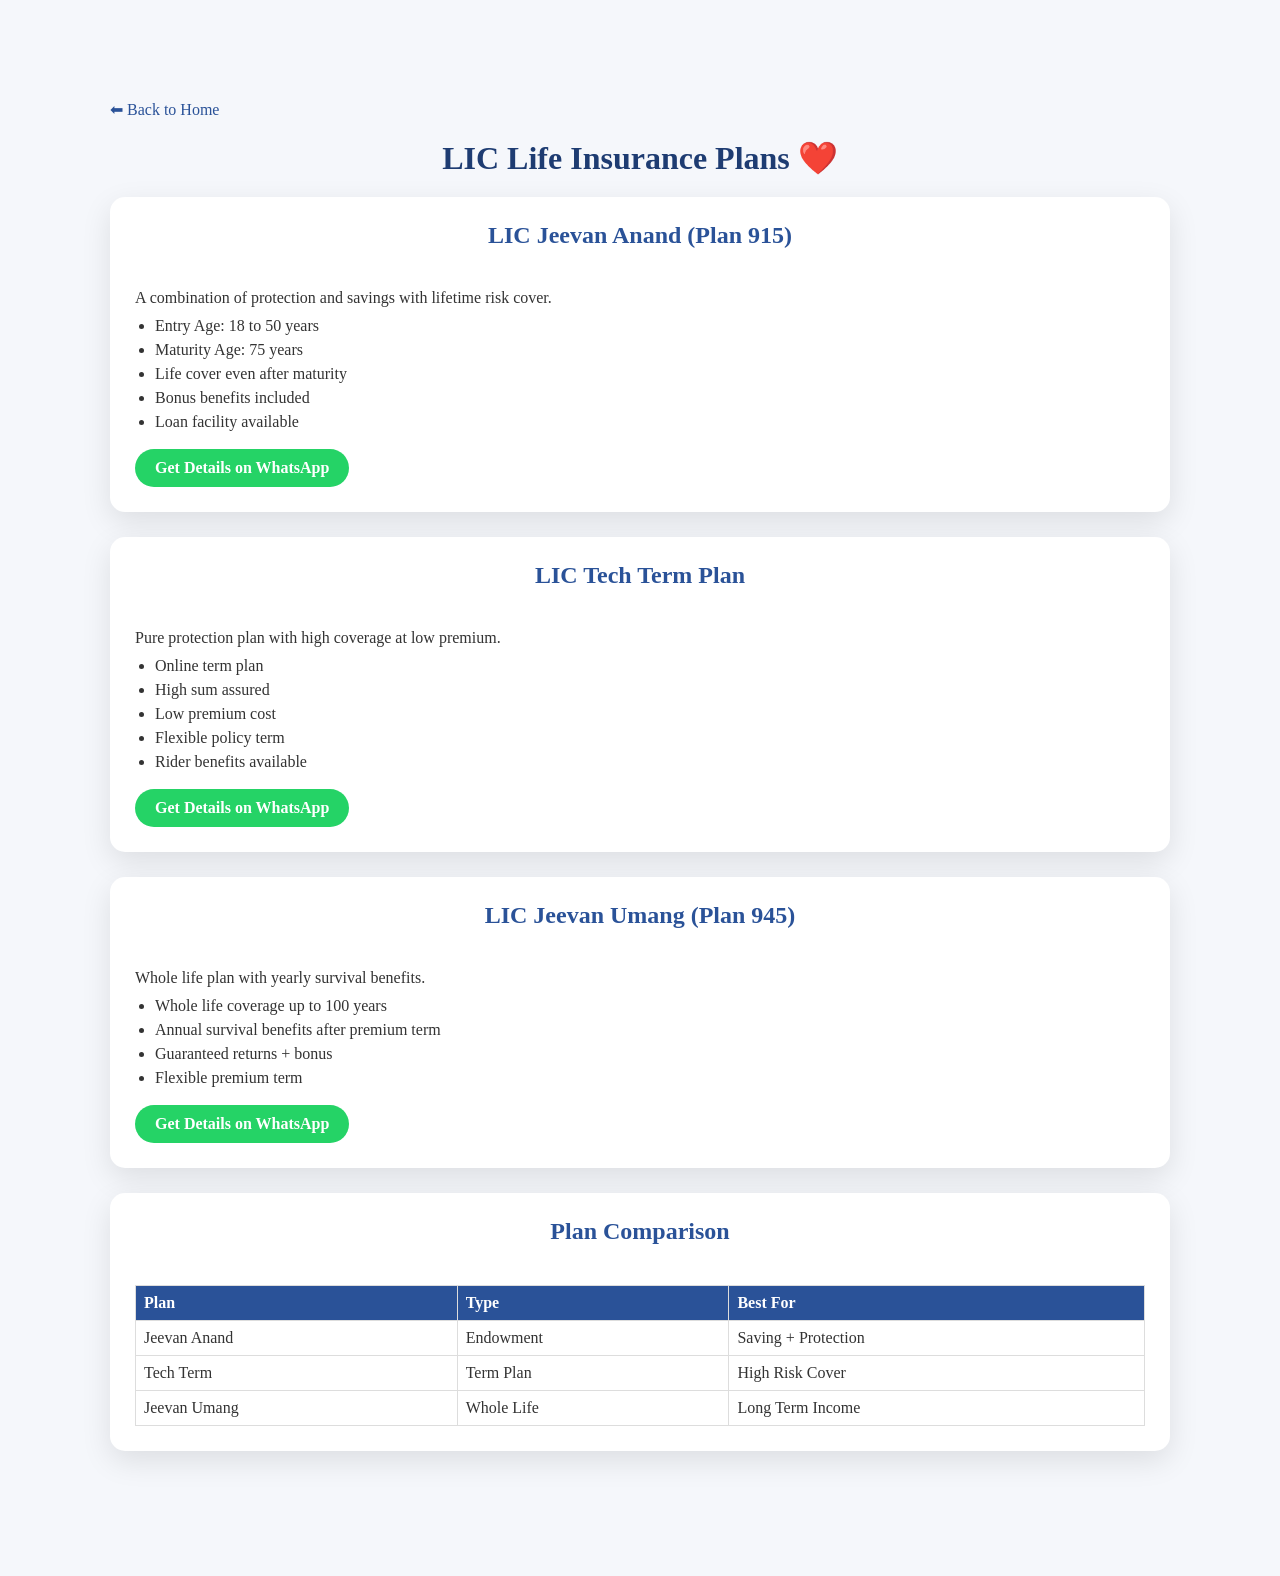
<file: life.html>
<!DOCTYPE html>

<html lang="en">
<head>
<meta charset="UTF-8">
<meta name="viewport" content="width=device-width, initial-scale=1.0">
<title>LIC Life Insurance Plans</title>

<link rel="stylesheet" href="style.css">

<style>
body{
font-family:'Segoe UI';
background:#f5f7fb;
}

/* PAGE */
.page{
max-width:1100px;
margin:auto;
padding:100px 20px;
}

h1{
text-align:center;
color:#1e3c72;
margin-bottom:20px;
}

/* CARD */
.plan-card{
background:white;
padding:25px;
border-radius:15px;
margin-bottom:25px;
box-shadow:0 10px 30px rgba(0,0,0,0.1);
transition:0.3s;
}

.plan-card:hover{
transform:translateY(-5px);
}

.plan-card h2{
color:#2a5298;
}

.plan-card ul{
margin-top:10px;
padding-left:20px;
}

.plan-card ul li{
margin-bottom:6px;
}

/* TABLE */
table{
width:100%;
border-collapse:collapse;
margin-top:10px;
}

table th, table td{
border:1px solid #ddd;
padding:8px;
text-align:left;
}

table th{
background:#2a5298;
color:white;
}

/* BUTTON */
.whatsapp-btn{
display:inline-block;
margin-top:12px;
padding:10px 20px;
background:#25D366;
color:white;
border-radius:25px;
text-decoration:none;
font-weight:bold;
}

/* BACK */
.back{
display:inline-block;
margin-bottom:20px;
color:#2a5298;
text-decoration:none;
}
</style>

</head>

<body>

<div class="page">

<a href="index.html" class="back">⬅ Back to Home</a>

<h1>LIC Life Insurance Plans ❤️</h1>

<!-- PLAN 1 -->

<div class="plan-card">
<h2>LIC Jeevan Anand (Plan 915)</h2>

<p>A combination of protection and savings with lifetime risk cover.</p>

<ul>
<li>Entry Age: 18 to 50 years</li>
<li>Maturity Age: 75 years</li>
<li>Life cover even after maturity</li>
<li>Bonus benefits included</li>
<li>Loan facility available</li>
</ul>

<a href="https://wa.me/919415556995?text=I%20want%20Jeevan%20Anand%20Plan" class="whatsapp-btn">
Get Details on WhatsApp
</a>
</div>

<!-- PLAN 2 -->

<div class="plan-card">
<h2>LIC Tech Term Plan</h2>

<p>Pure protection plan with high coverage at low premium.</p>

<ul>
<li>Online term plan</li>
<li>High sum assured</li>
<li>Low premium cost</li>
<li>Flexible policy term</li>
<li>Rider benefits available</li>
</ul>

<a href="https://wa.me/919415556995?text=I%20want%20Tech%20Term%20Plan" class="whatsapp-btn">
Get Details on WhatsApp
</a>
</div>

<!-- PLAN 3 -->

<div class="plan-card">
<h2>LIC Jeevan Umang (Plan 945)</h2>

<p>Whole life plan with yearly survival benefits.</p>

<ul>
<li>Whole life coverage up to 100 years</li>
<li>Annual survival benefits after premium term</li>
<li>Guaranteed returns + bonus</li>
<li>Flexible premium term</li>
</ul>

<a href="https://wa.me/919415556995?text=I%20want%20Jeevan%20Umang%20Plan" class="whatsapp-btn">
Get Details on WhatsApp
</a>
</div>

<!-- TABLE SUMMARY -->

<div class="plan-card">
<h2>Plan Comparison</h2>

<table>
<tr>
<th>Plan</th>
<th>Type</th>
<th>Best For</th>
</tr>

<tr>
<td>Jeevan Anand</td>
<td>Endowment</td>
<td>Saving + Protection</td>
</tr>

<tr>
<td>Tech Term</td>
<td>Term Plan</td>
<td>High Risk Cover</td>
</tr>

<tr>
<td>Jeevan Umang</td>
<td>Whole Life</td>
<td>Long Term Income</td>
</tr>

</table>

</div>

</div>

</body>
</html>
</file>
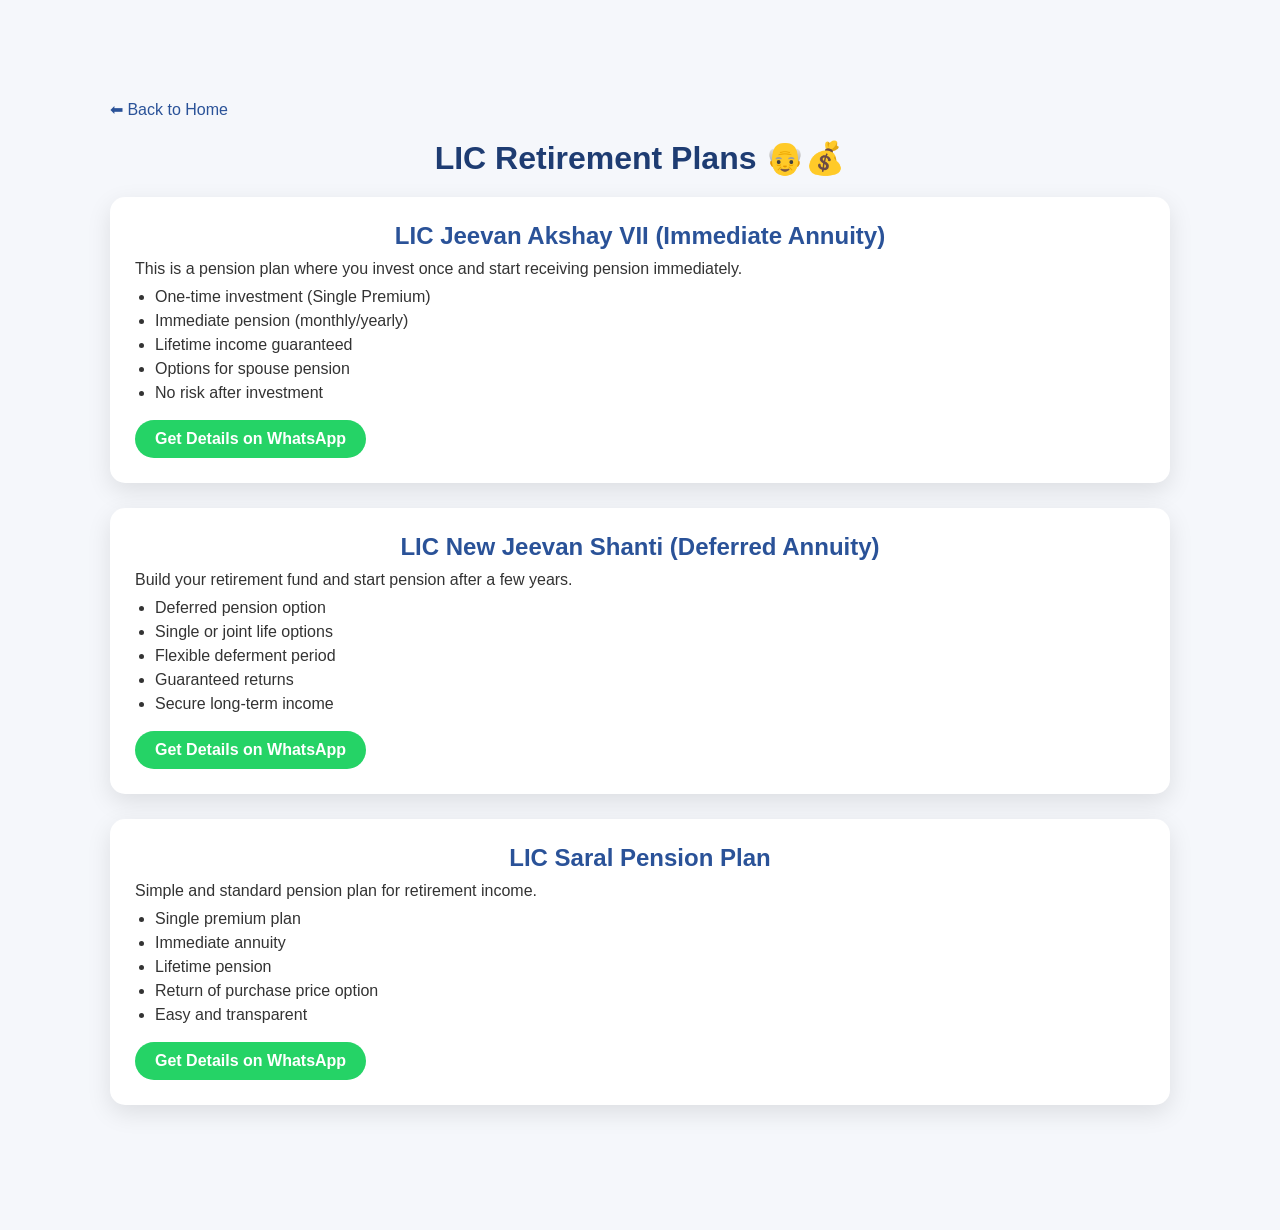
<file: retirement.html>
<!DOCTYPE html>

<html lang="en">
<head>
<meta charset="UTF-8">
<meta name="viewport" content="width=device-width, initial-scale=1.0">
<title>LIC Retirement Plans</title>

<link rel="stylesheet" href="style.css">

<style>
body {
    font-family: 'Segoe UI', sans-serif;
    background: #f5f7fb;
}

/* PAGE */
.page {
    max-width: 1100px;
    margin: auto;
    padding: 100px 20px;
}

h1 {
    text-align: center;
    color: #1e3c72;
    margin-bottom: 20px;
}

/* CARD */
.plan-card {
    background: white;
    padding: 25px;
    border-radius: 15px;
    margin-bottom: 25px;
    box-shadow: 0 8px 25px rgba(0,0,0,0.1);
    transition: 0.3s;
}

.plan-card:hover {
    transform: translateY(-5px);
}

.plan-card h2 {
    color: #2a5298;
    margin-bottom: 10px;
}

.plan-card ul {
    margin-top: 10px;
    padding-left: 20px;
}

.plan-card ul li {
    margin-bottom: 6px;
}

/* BUTTON */
.whatsapp-btn {
    display: inline-block;
    margin-top: 12px;
    padding: 10px 20px;
    background: #25D366;
    color: white;
    border-radius: 25px;
    text-decoration: none;
    font-weight: bold;
}

/* BACK BUTTON */
.back {
    display: inline-block;
    margin-bottom: 20px;
    color: #2a5298;
    text-decoration: none;
}
</style>

</head>

<body>

<div class="page">

<a href="index.html" class="back">⬅ Back to Home</a>

<h1>LIC Retirement Plans 👴💰</h1>

<!-- PLAN 1 -->

<div class="plan-card">
<h2>LIC Jeevan Akshay VII (Immediate Annuity)</h2>

<p>This is a pension plan where you invest once and start receiving pension immediately.</p>

<ul>
<li>One-time investment (Single Premium)</li>
<li>Immediate pension (monthly/yearly)</li>
<li>Lifetime income guaranteed</li>
<li>Options for spouse pension</li>
<li>No risk after investment</li>
</ul>

<a href="https://wa.me/919415556995?text=I%20want%20Jeevan%20Akshay%20Plan" class="whatsapp-btn">
Get Details on WhatsApp
</a>
</div>

<!-- PLAN 2 -->

<div class="plan-card">
<h2>LIC New Jeevan Shanti (Deferred Annuity)</h2>

<p>Build your retirement fund and start pension after a few years.</p>

<ul>
<li>Deferred pension option</li>
<li>Single or joint life options</li>
<li>Flexible deferment period</li>
<li>Guaranteed returns</li>
<li>Secure long-term income</li>
</ul>

<a href="https://wa.me/919415556995?text=I%20want%20Jeevan%20Shanti%20Plan" class="whatsapp-btn">
Get Details on WhatsApp
</a>
</div>

<!-- PLAN 3 -->

<div class="plan-card">
<h2>LIC Saral Pension Plan</h2>

<p>Simple and standard pension plan for retirement income.</p>

<ul>
<li>Single premium plan</li>
<li>Immediate annuity</li>
<li>Lifetime pension</li>
<li>Return of purchase price option</li>
<li>Easy and transparent</li>
</ul>

<a href="https://wa.me/919415556995?text=I%20want%20Saral%20Pension%20Plan" class="whatsapp-btn">
Get Details on WhatsApp
</a>
</div>

</div>

</body>
</html>
</file>
<file: style.css>
/* RESET */
* {
    margin: 0;
    padding: 0;
    box-sizing: border-box;
}

body {
    font-family: 'Segoe UI', sans-serif;
    background: #f5f7fb;
    color: #333;
}

/* HEADER */
header {
    background: linear-gradient(135deg, #1e3c72, #2a5298);
    padding: 15px 0;
    position: fixed;
    width: 100%;
    top: 0;
    z-index: 1000;
}

nav {
    display: flex;
    justify-content: space-between;
    align-items: center;
    max-width: 1200px;
    margin: auto;
    padding: 0 20px;
}

.logo {
    color: white;
    font-size: 20px;
    font-weight: bold;
}

.nav-links {
    display: flex;
    gap: 25px;
    list-style: none;
}

.nav-links a {
    color: white;
    text-decoration: none;
    transition: 0.3s;
}

.nav-links a:hover {
    color: #ffd700;
}

/* BUTTON */
.cta-button {
    background: #ffd700;
    color: #1e3c72;
    padding: 10px 20px;
    border-radius: 25px;
    text-decoration: none;
    font-weight: bold;
    transition: 0.3s;
}

.cta-button:hover {
    transform: scale(1.05);
}

/* HERO */
.hero {
    height: 100vh;
    display: flex;
    align-items: center;
    justify-content: center;
    text-align: center;
    background: linear-gradient(rgba(30,60,114,0.9), rgba(42,82,152,0.9)),
                url('https://images.unsplash.com/photo-1521790360280-cc88d0c7a6c0');
    background-size: cover;
    background-position: center;
    color: white;
    padding-top: 80px;
}

.hero h1 {
    font-size: 45px;
    margin-bottom: 15px;
}

.hero p {
    font-size: 18px;
    margin-bottom: 25px;
}

/* SECTION */
.container {
    max-width: 1200px;
    margin: auto;
    padding: 80px 20px;
}

h2 {
    text-align: center;
    margin-bottom: 40px;
    color: #1e3c72;
}

/* SERVICES */
.services-grid {
    display: grid;
    grid-template-columns: repeat(auto-fit, minmax(280px, 1fr));
    gap: 25px;
}

.service-card {
    background: white;
    padding: 25px;
    border-radius: 15px;
    text-align: center;
    box-shadow: 0 10px 25px rgba(0,0,0,0.08);
    transition: 0.3s;
    text-decoration: none;
    color: inherit;
    display: block;
    border-top: 4px solid #ffd700;
}

.service-card:hover {
    transform: translateY(-8px);
    box-shadow: 0 20px 35px rgba(0,0,0,0.15);
}

.service-icon {
    font-size: 35px;
    color: #2a5298;
    margin-bottom: 10px;
}

/* ABOUT */
.about-content {
    display: grid;
    grid-template-columns: 1fr 1fr;
    gap: 40px;
    align-items: center;
}

.about-content img {
    width: 100%;
    border-radius: 15px;
}

/* FORM */
.contact-form {
    max-width: 600px;
    margin: auto;
}

.form-group {
    margin-bottom: 15px;
}

input, textarea, select {
    width: 100%;
    padding: 12px;
    border-radius: 8px;
    border: 1px solid #ccc;
}

input:focus, textarea:focus {
    outline: none;
    border-color: #2a5298;
}

.submit-btn {
    width: 100%;
    padding: 12px;
    background: #2a5298;
    color: white;
    border: none;
    border-radius: 25px;
    cursor: pointer;
}

.submit-btn:hover {
    background: #1e3c72;
}

/* FOOTER */
footer {
    background: #111;
    color: white;
    text-align: center;
    padding: 20px;
}

.social-links a {
    margin: 0 10px;
    color: white;
    font-size: 18px;
}

.social-links a:hover {
    color: #ffd700;
}

/* RESPONSIVE */
@media(max-width:768px){
    .nav-links {
        display: none;
    }

    .hero h1 {
        font-size: 30px;
    }

    .about-content {
        grid-template-columns: 1fr;
    }
}
</file>
